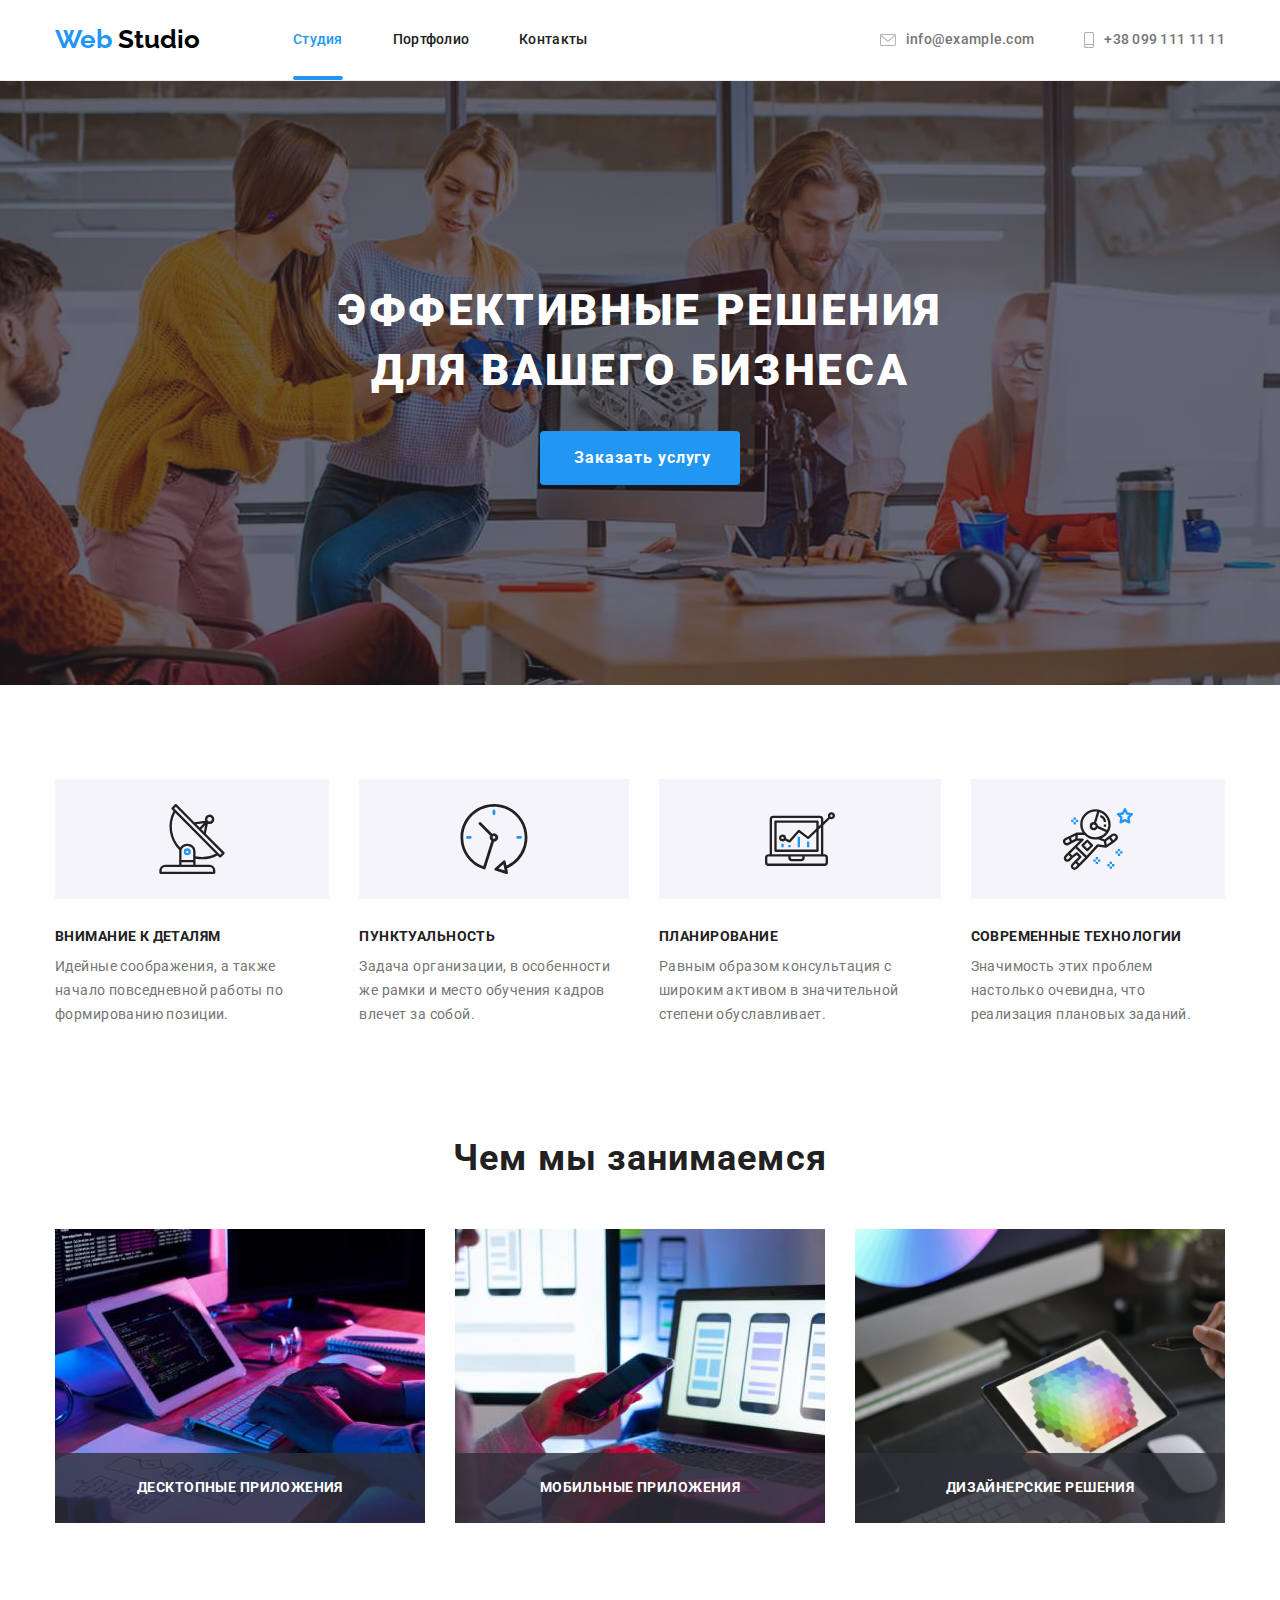
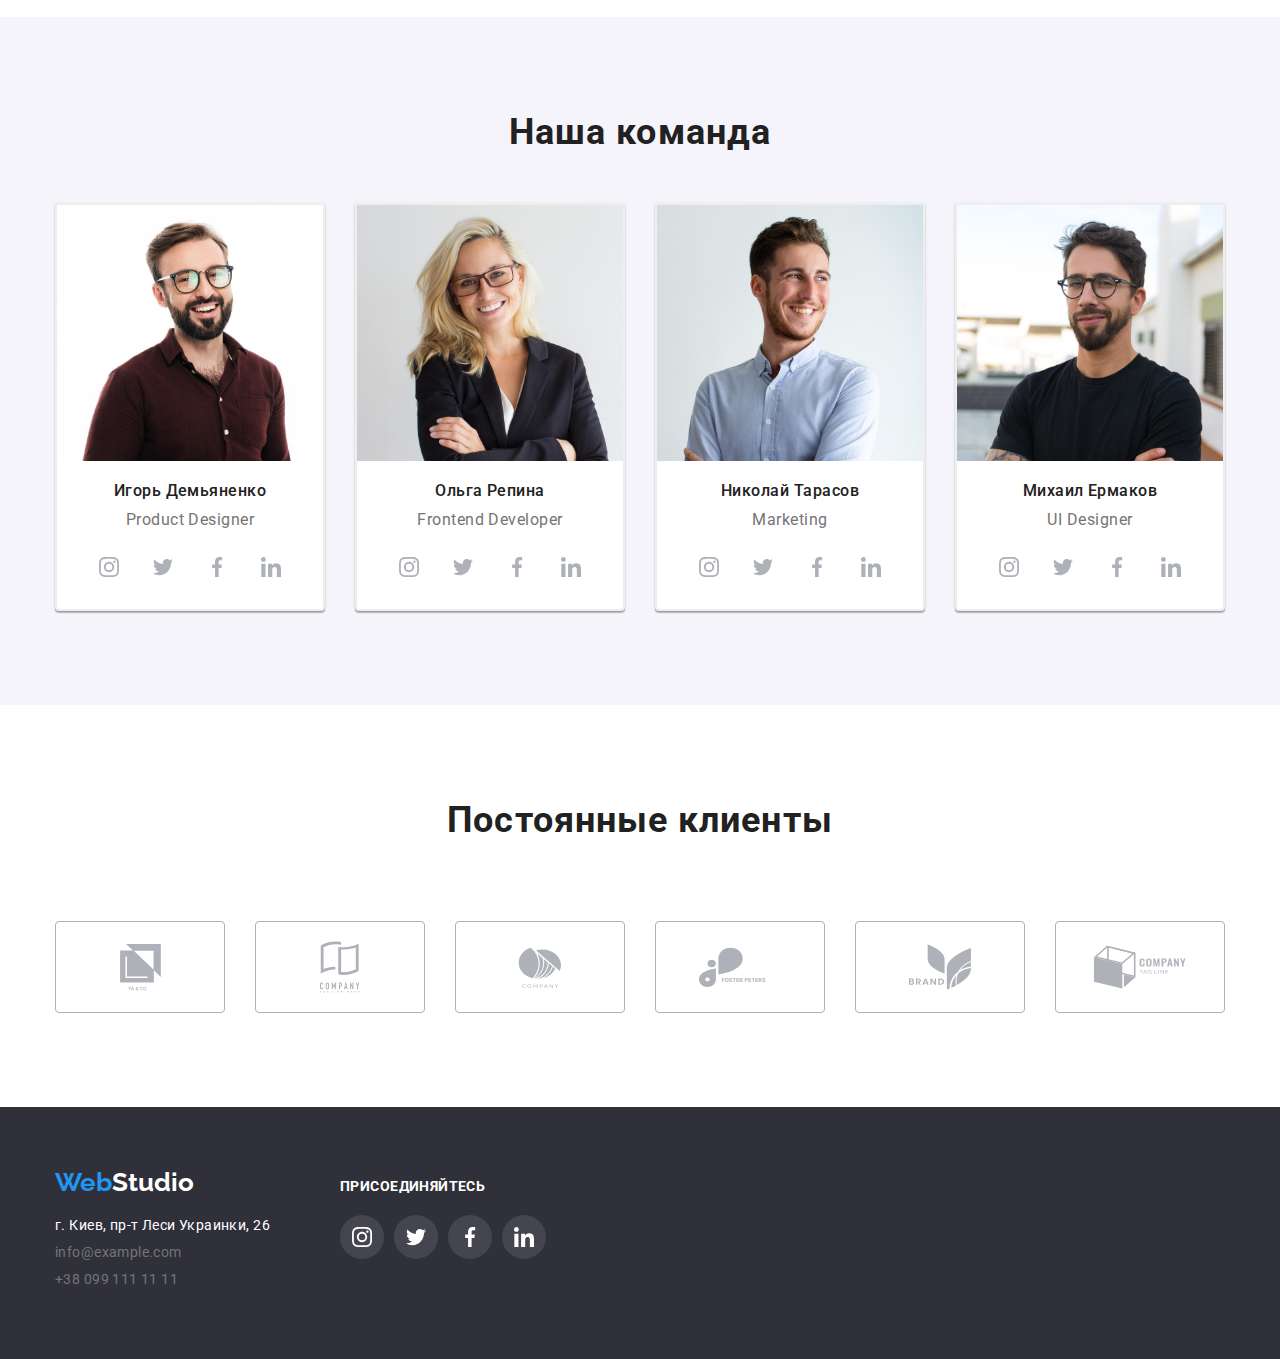
<file: index.html>
<!DOCTYPE html>
<html lang="ru">
<head>
    <meta charset="UTF-8">
    <meta http-equiv="X-UA-Compatible" content="IE=edge">
    <meta name="viewport" content="width=device-width, initial-scale=1.0">
    <title>WebStudiо</title>
    <link href="https://fonts.googleapis.com/css2?family=Raleway:wght@700&family=Roboto:wght@400;500;700;900&display=swap"
    rel="stylesheet">
    <link rel="stylesheet" href="https://cdnjs.cloudflare.com/ajax/libs/modern-normalize/1.0.0/modern-normalize.min.css">
    <link rel="stylesheet" href="css/style.css">
</head>

<body>
  <!--шапка сторінки--> 
    <header>
        <div class="container logo-nav">
            <a class="logo" href="index.html">Web <span class="logo-header">Studio</span></a>
            <!--навігація на інші сторінки-->
            <div class="nav header">
                <ul class="site-nav">
                    <li class="item"><a href="index.html" class="link-nav link current">Студия</a></li> 
                    <li class="item"><a href="portfolio.html" class="link-nav link">Портфолио</a></li> 
                    <li class="item"><a href="Контакты" class="link-nav link ">Контакты</a></li> 
                </ul>
            </div>
            <div class="contact-header">
                <ul class="site-nav contact-header">
                    <li class="item-contact"><a class="link-contact" href="mailto:info@example.com" >
                        <svg class="icon-envelope" width="16" height="12">
                            <use class="envelope" href="./images/icons.svg#icon-envelope"></use>
                        </svg>
                        info@example.com</a></li>
                    <li class="item-contact"><a class="link-contact" href="tel:+380991111111">
                        <svg class="icon-smartphone" width="10" height="16">
                            <use href="./images/icons.svg#icon-smartphone"></use>
                        </svg>+38 099 111 11 11</a></li>
                </ul>
            </div>
        </div>
  </header> 
  <!--унікальний контент-->
  <main>
        <section class="main">
            <div class="container">
                <h1 class="title">Эффективные решения для вашего бизнеса</h1>
                <button data-modal-open type="button" class="stydio-button pointer">Заказать услугу</button>
            </div>
                        
        </section> 
        <!--особливості компанії-->
        <section class="peculiarity-section">
            <div class="container" >
                <h2 hidden>скрытый заголовок</h2>
                <ul class="list">
                    <li class="list-item antena">
                        <h3 class="peculiarity">Внимание к деталям</h3>
                        <p class="about-peculiarity">Идейные соображения, а также начало повседневной работы по формированию позиции.
                        </p>
                    </li>
                    <li class="list-item clock">
                        <h3 class="peculiarity">Пунктуальность</h3>
                        <p class="about-peculiarity">Задача организации, в особенности же рамки и место обучения кадров влечет за собой.
                        </p>
                    </li>
                    <li class="list-item diagram">
                        <h3 class="peculiarity">Планирование</h3>
                        <p class="about-peculiarity">Равным образом консультация с широким активом в значительной степени обуславливает.
                        </p>
                    </li>
                    <li class="list-item">
                        <h3 class="peculiarity astronaut"> Современные технологии</h3>
                        <p class="about-peculiarity">Значимость этих проблем настолько очевидна, что реализация плановых заданий.</p>
                    </li>
                </ul>
            </div>
            
        </section>
        <section class="visualization-section">
            <div class="container">
                <h2 class="main-title">Чем мы занимаемся</h2>
                <ul class="visualization">
                    <li class="visualization-item"><img src="images/1.jpg" alt="Мужчина набирает код на клавиатуре" width="350">
                        <div class="visualization-item-text">
                            <p class="vit">десктопные приложения</p>
                        </div>
                    </li>
                    <li class="visualization-item"><img src="images/2.jpg" alt="Женщина тестирует мобильное приложение" width="350">
                        <div class="visualization-item-text">
                            <p class="vit">мобильные приложения</p>
                        </div>
                    </li>
                    <li class="visualization-item"><img src="images/3.png" alt="Палитра цветов на планшете" width="350">
                        <div class="visualization-item-text">
                            <p class="vit">дизайнерские решения</p>
                        </div>
                    </li>
                </ul>
            </div>
            
        </section>
        <!--інфо про команду-->
            <section class="user">
                <div class="container">
                    <h2 class="main-title">Наша команда</h2>
                    <ul class="user-block">
                        <li class="user-item">
                            <img src="images/4.jpg" alt="foto Игоря Демьяненко" width="270">
                            <div class="studio-card">
                                <h3>Игорь Демьяненко</h3>
                                <p>Product Designer</p>

                                <ul class="social-icons">
                                    <li class="social-icons-item">
                                        <a href="" class="social-icons-link" target="_blank" rel="noopener noreferrer">
                                            <svg class="icon">
                                                <use href="./images/icons.svg#icon-instagram"></use>
                                            </svg>
                                        </a>
                                    </li>
                                    <li class="social-icons-item">
                                        <a href="" class="social-icons-link" target="_blank" rel="noopener noreferrer">
                                            <svg class="icon">
                                                <use href="./images/icons.svg#icon-twitter"></use>
                                            </svg>
                                        </a>
                                    </li>
                                    <li class="social-icons-item">
                                        <a href="" class="social-icons-link" target="_blank" rel="noopener noreferrer">
                                            <svg class="icon">
                                                <use href="./images/icons.svg#icon-facebook"></use>
                                            </svg>
                                        </a>
                                    </li>
                                    <li class="social-icons-item">
                                        <a href="" class="social-icons-link" target="_blank" rel="noopener noreferrer">
                                            <svg class="icon">
                                                <use href="./images/icons.svg#icon-linkedin"></use>
                                            </svg>
                                        </a>
                                    </li>
                                </ul>


                            </div>
                    
                        </li>
                        <li class="user-item">
                            <img src="images/5.jpg" alt="foto Ольги Репиной" width="270">
                            <div class="studio-card">
                                <h3>Ольга Репина</h3>
                                <p>Frontend Developer</p>
                                <ul class="social-icons">
                                    <li class="social-icons-item">
                                        <a href="" class="social-icons-link" target="_blank" rel="noopener noreferrer">
                                            <svg class="icon">
                                                <use href="./images/icons.svg#icon-instagram"></use>
                                            </svg>
                                        </a>
                                    </li>
                                    <li class="social-icons-item">
                                        <a href="" class="social-icons-link" target="_blank" rel="noopener noreferrer">
                                            <svg class="icon">
                                                <use href="./images/icons.svg#icon-twitter"></use>
                                            </svg>
                                        </a>
                                    </li>
                                    <li class="social-icons-item">
                                        <a href="" class="social-icons-link" target="_blank" rel="noopener noreferrer">
                                            <svg class="icon">
                                                <use href="./images/icons.svg#icon-facebook"></use>
                                            </svg>
                                        </a>
                                    </li>
                                    <li class="social-icons-item">
                                        <a href="" class="social-icons-link" target="_blank" rel="noopener noreferrer">
                                            <svg class="icon">
                                                <use href="./images/icons.svg#icon-linkedin"></use>
                                            </svg>
                                        </a>
                                    </li>
                                </ul>
                            </div>
                    
                        </li>
                        <li class="user-item">
                            <img src="images/6.jpg" alt="foto Николая Тарасова" width="270">
                            <div class="studio-card">
                                <h3>Николай Тарасов</h3>
                                <p>Marketing</p>
                                <ul class="social-icons">
                                    <li class="social-icons-item">
                                        <a href="" class="social-icons-link" target="_blank" rel="noopener noreferrer">
                                            <svg class="icon">
                                                <use href="./images/icons.svg#icon-instagram"></use>
                                            </svg>
                                        </a>
                                    </li>
                                    <li class="social-icons-item">
                                        <a href="" class="social-icons-link" target="_blank" rel="noopener noreferrer">
                                            <svg class="icon">
                                                <use href="./images/icons.svg#icon-twitter"></use>
                                            </svg>
                                        </a>
                                    </li>
                                    <li class="social-icons-item">
                                        <a href="" class="social-icons-link" target="_blank" rel="noopener noreferrer">
                                            <svg class="icon">
                                                <use href="./images/icons.svg#icon-facebook"></use>
                                            </svg>
                                        </a>
                                    </li>
                                    <li class="social-icons-item">
                                        <a href="" class="social-icons-link" target="_blank" rel="noopener noreferrer">
                                            <svg class="icon">
                                                <use href="./images/icons.svg#icon-linkedin"></use>
                                            </svg>
                                        </a>
                                    </li>
                                </ul>
                            </div>
                    
                        </li>
                        <li class="user-item">
                            <img src="images/7.jpg" alt="foto Михаила Ермакова" width="270">
                            <div class="studio-card">
                                <h3>Михаил Ермаков</h3>
                                <p>UI Designer</p>
                                <ul class="social-icons">
                                    <li class="social-icons-item">
                                        <a href="" class="social-icons-link" target="_blank" rel="noopener noreferrer">
                                            <svg class="icon">
                                                <use href="./images/icons.svg#icon-instagram"></use>
                                            </svg>
                                        </a>
                                    </li>
                                    <li class="social-icons-item">
                                        <a href="" class="social-icons-link" target="_blank" rel="noopener noreferrer">
                                            <svg class="icon">
                                                <use href="./images/icons.svg#icon-twitter"></use>
                                            </svg>
                                        </a>
                                    </li>
                                    <li class="social-icons-item">
                                        <a href="" class="social-icons-link" target="_blank" rel="noopener noreferrer">
                                            <svg class="icon">
                                                <use href="./images/icons.svg#icon-facebook"></use>
                                            </svg>
                                        </a>
                                    </li>
                                    <li class="social-icons-item">
                                        <a href="" class="social-icons-link" target="_blank" rel="noopener noreferrer">
                                            <svg class="icon">
                                                <use href="./images/icons.svg#icon-linkedin"></use>
                                            </svg>
                                        </a>
                                    </li>
                                </ul>
                            </div>
                    
                        </li>
                    </ul>
                </div>
                    
            </section>
            <section class="client">
                <div class="container">
                    <h2 class="main-title">Постоянные клиенты</h2>
                    <ul class="company">
                        <li class="company-item">
                            <a href="" class="company-link" target="_blank" rel="noopener noreferrer">
                                <svg class="client-icon" width="41px" height="46.7px" >
                                    <use class="company-icon" href="./images/icons.svg#icon-yaco"></use>
                                </svg>
                            </a>
                        </li>
                        <li class="company-item">
                            <a class="company-link" href="" target="_blank" rel="noopener noreferrer">
                                <svg class="client-icon" width="40px" height="52px">
                                    <use class="company-icon" href="./images/icons.svg#icon-tagline-here"></use>
                                </svg>
                            </a>
                        </li>
                        <li class="company-item">
                            <a class="company-link"  href="" target="_blank" rel="noopener noreferrer">
                                <svg class="client-icon" width="43.46px" height="41.18px">
                                    <use class="company-icon" href="./images/icons.svg#icon-company"></use>
                                </svg>
                            </a>
                        </li>
                        <li class="company-item">
                            <a class="company-link" href="" target="_blank" rel="noopener noreferrer">
                                <svg class="client-icon" width="84.44px" height="40.62px">
                                    <use class="company-icon"  href="./images/icons.svg#icon-foster-peters"></use>
                                </svg>
                            </a>
                        </li>
                        <li class="company-item">
                            <a class="company-link" href="" target="_blank" rel="noopener noreferrer">
                                <svg class="client-icon" width="62.54px" height="60px">
                                    <use class="company-icon" href="./images/icons.svg#icon-brand"></use>
                                </svg>
                            </a>
                        </li>
                        <li class="company-item">
                            <a class="company-link" href="" target="_blank" rel="noopener noreferrer">
                                <svg class="client-icon" width="93.79px" height="43.93px">
                                    <use class="company-icon" href="./images/icons.svg#icon-tagline"></use>
                                </svg>
                            </a>
                        </li>
                    </ul>
                </div>
            </section>
    </main>
  <!--підвал-->
    <footer>  
        <div class="container footer">
            <div class="card-footer">
                <a class="logo-basement" href="index.html">Web<span class="logo-footer">Studio</span></a>
                  <address class="site-nav">
                    <div class="adress">
                        <p class="link-footer link-adress">г. Киев, пр-т Леси Украинки, 26</p>
                        <ul class="footer-contact">
                            <li class="contact"><a class="link-footer" href="mailto:info@example.com">info@example.com</a></li>
                            <li class="contact"><a class="link-footer" href="tel:+380991111111">+38 099 111 11 11</a></li>
                         </ul>
                    </div>

                </address>
            </div>
                
                <div class="social">
                    <p class="footer-list">Присоединяйтесь</p>
                    <ul class="social-icons-footer">
                        <li class="social-icons-footer">
                            <a href="" class="social-icons-link-footer" target="_blank" rel="noopener noreferrer">
                                <svg class="icon-footer">
                                    <use href="./images/icons.svg#icon-instagram"></use>
                                </svg>
                            </a>
                        </li>
                        <li class="social-icons-footer">
                            <a href="" class="social-icons-link-footer" target="_blank" rel="noopener noreferrer">
                                <svg class="icon-footer">
                                    <use href="./images/icons.svg#icon-twitter"></use>
                                </svg>
                            </a>
                        </li>
                        <li class="social-icons-footer">
                            <a href="" class="social-icons-link-footer" target="_blank" rel="noopener noreferrer">
                                <svg class="icon-footer">
                                    <use href="./images/icons.svg#icon-facebook"></use>
                                </svg>
                            </a>
                        </li>
                        <li class="social-icons-footer">
                            <a href="" class="social-icons-link-footer" target="_blank" rel="noopener noreferrer">
                                <svg class="icon-footer">
                                    <use href="./images/icons.svg#icon-linkedin"></use>
                                </svg>
                            </a>
                        </li>
                    </ul>
                </div>
        </div>
  </footer>
    <div class="backdrop is-hidden" data-modal>
        <div class="modal">
            <button class="modal-close-btn" type="button" data-modal-close>
                <svg class="close-icon" width="11px" height="11px">
                    <use href="./images/close.svg#Vector (1)">
                </use>
                </svg>
            </button>
        </div>
    </div>
    <script src="./js/modal.js"></script>
</body>
</html>
</file>
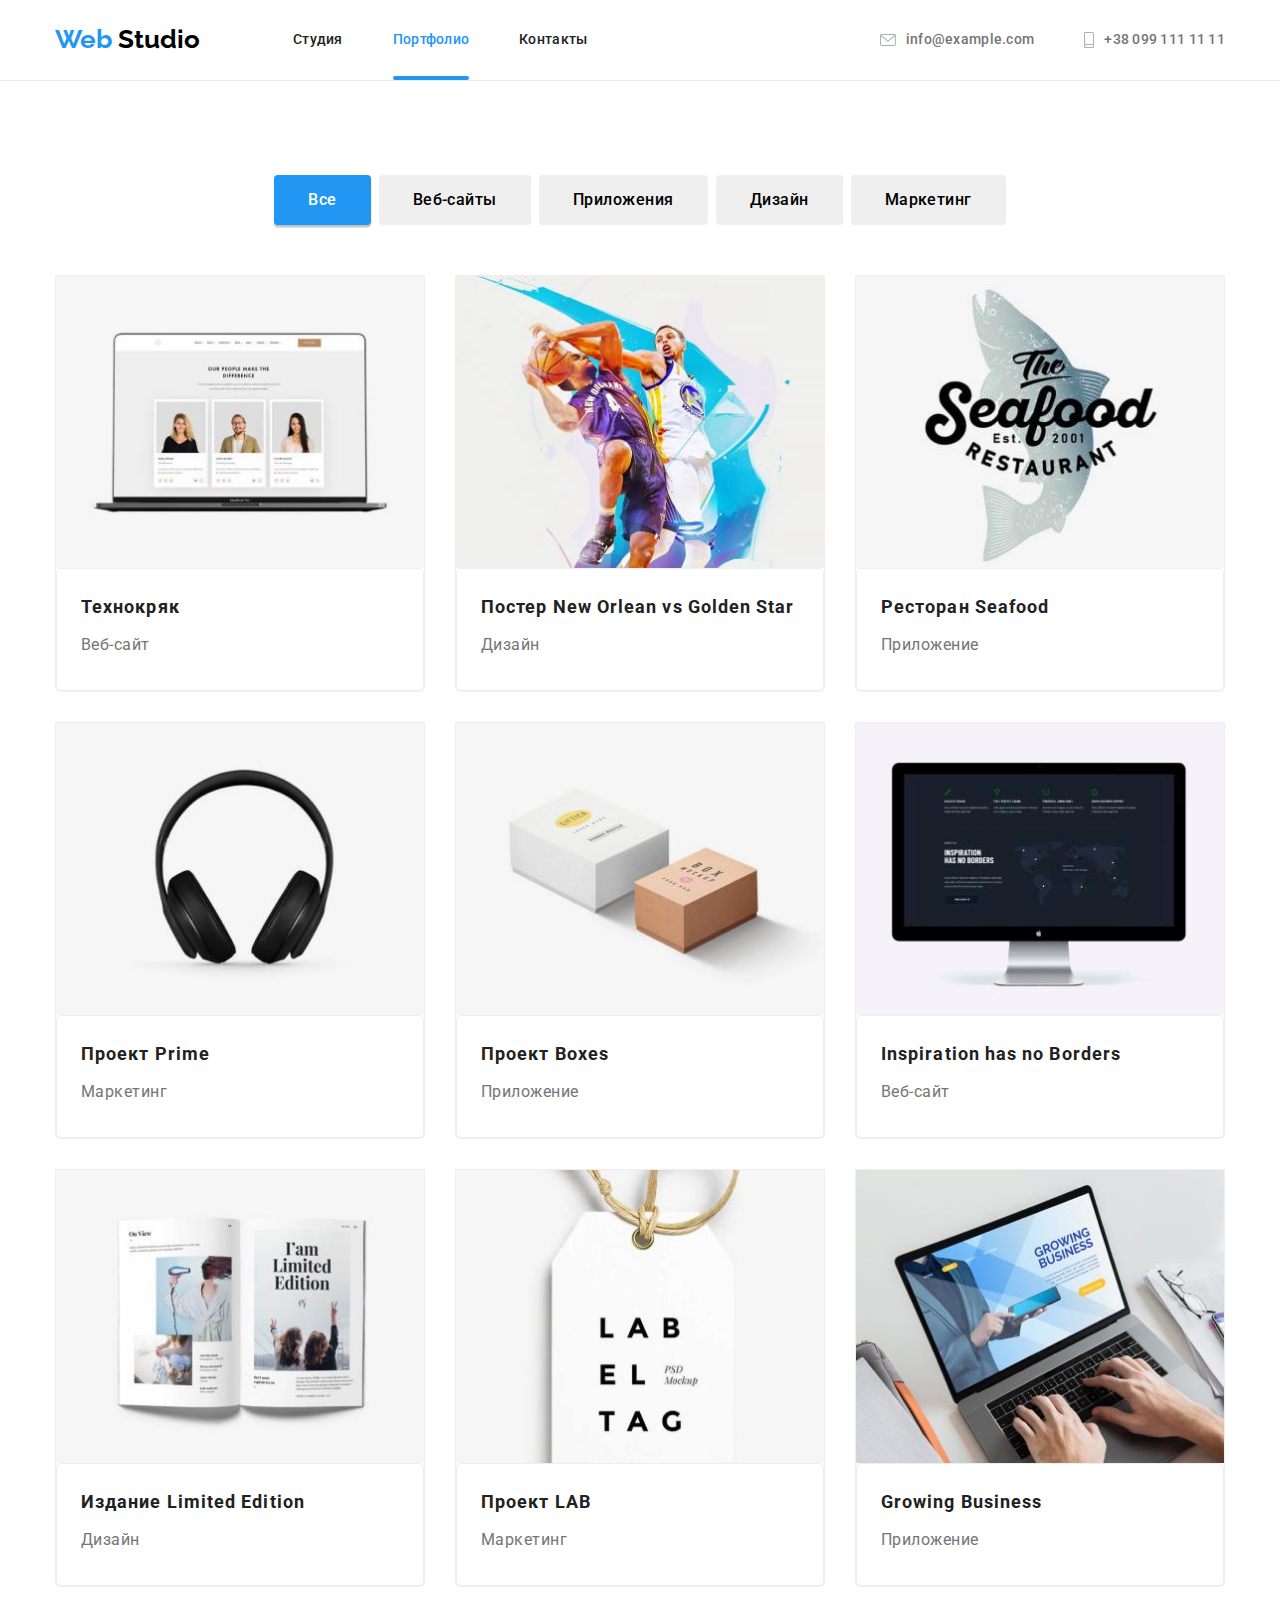
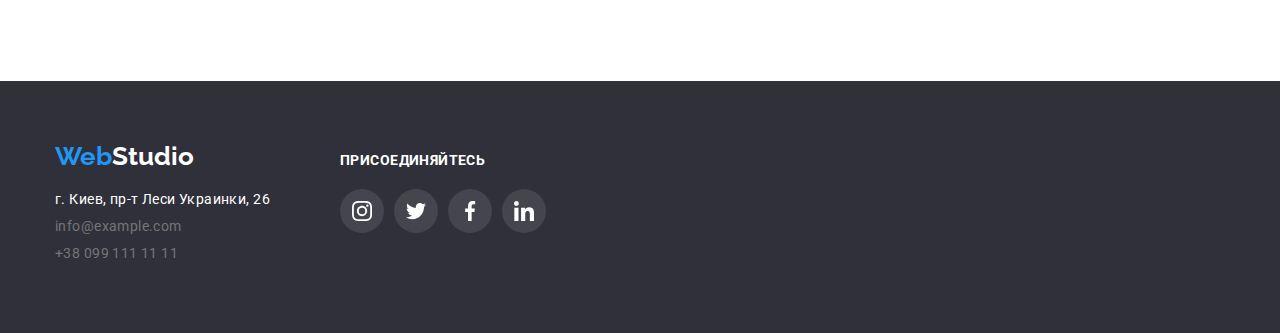
<file: portfolio.html>
<!DOCTYPE html>
<html lang="en">
<head>
    <meta charset="UTF-8">
    <meta http-equiv="X-UA-Compatible" content="IE=edge">
    <meta name="viewport" content="width=device-width, initial-scale=1.0">
    <title>portfolio</title>
    <link href="https://fonts.googleapis.com/css2?family=Raleway:wght@700&family=Roboto:wght@400;500;700;900&display=swap"
 rel="stylesheet">
    <link rel="stylesheet" href="https://cdnjs.cloudflare.com/ajax/libs/modern-normalize/1.0.0/modern-normalize.min.css">
    <link rel="stylesheet" href="css/style.css">
</head>
<body>
    <!--шапка сторінки-->
    <header>
        <div class="container logo-nav">
            <a class="logo" href="index.html">Web <span class="logo-header">Studio</span></a>
            <!--навігація на інші сторінки-->
            <div class="nav header">
                <ul class="site-nav">
                    <li class="item"><a href="index.html" class="link-nav link">Студия</a></li>
                    <li class="item"><a href="portfolio.html" class="link-nav link current">Портфолио</a></li>
                    <li class="item"><a href="Контакты" class="link-nav link ">Контакты</a></li>
                </ul>
            </div>
            <div class="contact-header">
                <ul class="site-nav contact-header">
                    <li class="item-contact"><a class="link-contact" href="mailto:info@example.com">
                            <svg class="icon-envelope" width="16" height="12">
                                <use class="envelope" href="./images/icons.svg#icon-envelope"></use>
                            </svg>
                            info@example.com</a></li>
                    <li class="item-contact"><a class="link-contact" href="tel:+380991111111">
                            <svg class="icon-smartphone" width="10" height="16">
                                <use href="./images/icons.svg#icon-smartphone"></use>
                            </svg>+38 099 111 11 11</a></li>
                </ul>
            </div>
        </div>
    </header>

    <main >
        <section class="section">
            <div class="container">
                <h1 hidden>портфолио</h1>
                <ul class="portfolio-button">
                    <li class="item-button"> <button type="button" class="element element-all">Все</button></li>
                    <li class="item-button"> <button type="button" class="element">Веб-сайты</button></li>
                    <li class="item-button"> <button type="button" class="element">Приложения</button></li>
                    <li class="item-button"> <button type="button" class="element">Дизайн</button></li>
                    <li class="item-button"> <button type="button" class="element">Маркетинг</button></li>
                </ul>
                
                <h2 hidden>галерея</h2>
                <ul class="gallery">
                    <li class="gallery-item">
                        <a class="gallery-item-link" href="">
                            <div class="gallery-item-text">
                                <img  src="images/portfolio/1.jpg" alt="ноутбук на котором изображены люди" width="370">
                            
                                <p class="gallery-overlay">Технокряк это современная площадка распространения коронавируса. Компании используют
                                    эту платформу для цифрового
                                    шпионажа и атак на защищённые серверa конкурентов.</p>
                            </div>
                            <div class="portfolio-card">
                                <h3 class="card-element">Технокряк</h3>
                                <p>Веб-сайт</p>
                            </div>
                        </a>
                    </li>
                    <li class="gallery-item">
                        <a class="gallery-item-link" href="">
                            <div class="gallery-item-text">
                                <img src="images/portfolio/2.jpg" alt="мужчины и баскетбольный мяч" width="370">
                           
                                <p class="gallery-overlay">Технокряк это современная площадка распространения коронавируса. Компании используют
                                    эту платформу для цифрового
                                    шпионажа и атак на защищённые серверa конкурентов.</p>
                            </div>
                            <div class="portfolio-card">
                                <h3 class="card-element"> Постер New Orlean vs Golden Star</h3>
                                <p>Дизайн </p>
                            </div>
                        </a>
                    </li>
                    <li class="gallery-item">
                        <a class="gallery-item-link" href="">
                            <div class="gallery-item-text">
                                <img src="images/portfolio/3.jpg" alt="рыба и название ресторана" width="370">
                            
                                <p class="gallery-overlay">Технокряк это современная площадка распространения коронавируса. Компании используют
                                    эту платформу для цифрового
                                    шпионажа и атак на защищённые серверa конкурентов.</p>
                            </div>
                            <div class="portfolio-card">
                                <h3 class="card-element"> Ресторан Seafood</h3>
                                <p>Приложение</p>
                            </div>
                        </a>
                    </li>
                    <li class="gallery-item">
                        <a class="gallery-item-link" href="">
                            <div class="gallery-item-text">
                                <img src="images/portfolio/4.jpg" alt="наушники черного цвета" width="370">
                            
                                <p class="gallery-overlay">Технокряк это современная площадка распространения коронавируса. Компании используют
                                    эту платформу для цифрового
                                    шпионажа и атак на защищённые серверa конкурентов.</p>
                            </div>
                            <div class="portfolio-card">
                                <h3 class="card-element"> Проект Prime</h3>
                                <p> Маркетинг</p>
                            </div>
                        </a>
                    </li>
                    <li class="gallery-item">
                        <a class="gallery-item-link" href="">
                            <div class="gallery-item-text">
                                <img src="images/portfolio/5.jpg" alt="две коробки, черного и коричневого цвета" width="370">
                            
                                <p class="gallery-overlay">Технокряк это современная площадка распространения коронавируса. Компании используют
                                    эту платформу для цифрового
                                    шпионажа и атак на защищённые серверa конкурентов.</p>
                            </div>
                            <div class="portfolio-card">
                                <h3 class="card-element"> Проект Boxes</h3>
                                <p> Приложение</p>
                            </div>
                        </a>
                    </li>
                    <li class="gallery-item">
                        <a class="gallery-item-link" href="">
                            <div class="gallery-item-text">
                                <img src="images/portfolio/6.jpg" alt="монитор компютера черного цвета" width="370">
                            
                                <p class="gallery-overlay">Технокряк это современная площадка распространения коронавируса. Компании используют
                                    эту платформу для цифрового
                                    шпионажа и атак на защищённые серверa конкурентов.</p>
                            </div>
                            <div class="portfolio-card">
                                <h3 class="card-element"> Inspiration has no Borders</h3>
                                <p> Веб-сайт</p>
                            </div>
                        </a>
                    </li>
                    <li class="gallery-item">
                        <a class="gallery-item-link" href="">
                            <div class="gallery-item-text">
                                <img src="images/portfolio/7.jpg" alt="журнал в раскрытом виде" width="370">
                            
                                <p class="gallery-overlay">Технокряк это современная площадка распространения коронавируса. Компании используют
                                    эту платформу для цифрового
                                    шпионажа и атак на защищённые серверa конкурентов.</p>
                            </div>
                            <div class="portfolio-card">
                                <h3 class="card-element"> Издание Limited Edition</h3>
                                <p> Дизайн</p>
                            </div>
                        </a>
                    </li>
                    <li class="gallery-item">
                        <a class="gallery-item-link" href="">
                            <div class="gallery-item-text">
                                <img src="images/portfolio/8.jpg" alt="бирка белого цвета с черной надписью" width="370">
                            
                                <p class="gallery-overlay">Технокряк это современная площадка распространения коронавируса. Компании используют
                                    эту платформу для цифрового
                                    шпионажа и атак на защищённые серверa конкурентов.</p>
                            </div>
                            <div class="portfolio-card">
                                <h3 class="card-element">Проект LAB </h3>
                                <p> Маркетинг</p>
                            </div>
                        </a>
                    </li>
                    <li class="gallery-item">
                        <a class="gallery-item-link" href="">
                            <div class="gallery-item-text">
                                <img src="images/portfolio/9.jpg" alt="ноутбук на котором работает человек" width="370">
                            
                                <p class="gallery-overlay">Технокряк это современная площадка распространения коронавируса. Компании используют
                                    эту платформу для цифрового
                                    шпионажа и атак на защищённые серверa конкурентов.</p>
                            </div>
                            <div class="portfolio-card">
                                <h3 class="card-element">Growing Business</h3>
                                <p>Приложение</p>
                            </div>
                        </a>
                    </li>
                </ul>
                
            </div>
            
        </section>
        
    </main>


    <!--підвал-->
        <footer>
            <div class="container footer">
                <div class="card-footer">
                    <a class="logo-basement" href="index.html">Web<span class="logo-footer">Studio</span></a>
                    <address class="site-nav">
                        <div class="adress">
                            <p class="link-footer link-adress">г. Киев, пр-т Леси Украинки, 26</p>
                            <ul class="footer-contact">
                                <li class="contact"><a class="link-footer" href="mailto:info@example.com">info@example.com</a></li>
                                <li class="contact"><a class="link-footer" href="tel:+380991111111">+38 099 111 11 11</a></li>
                            </ul>
                        </div>
                
                    </address>
                </div>
        
                <div class="social">
                    <p class="footer-list">Присоединяйтесь</p>
                    <ul class="social-icons-footer">
                        <li class="social-icons-footer">
                            <a href="" class="social-icons-link-footer" target="_blank" rel="noopener noreferrer">
                                <svg class="icon-footer">
                                    <use href="./images/icons.svg#icon-instagram"></use>
                                </svg>
                            </a>
                        </li>
                        <li class="social-icons-footer">
                            <a href="" class="social-icons-link-footer" target="_blank" rel="noopener noreferrer">
                                <svg class="icon-footer">
                                    <use href="./images/icons.svg#icon-twitter"></use>
                                </svg>
                            </a>
                        </li>
                        <li class="social-icons-footer">
                            <a href="" class="social-icons-link-footer" target="_blank" rel="noopener noreferrer">
                                <svg class="icon-footer">
                                    <use href="./images/icons.svg#icon-facebook"></use>
                                </svg>
                            </a>
                        </li>
                        <li class="social-icons-footer">
                            <a href="" class="social-icons-link-footer" target="_blank" rel="noopener noreferrer">
                                <svg class="icon-footer">
                                    <use href="./images/icons.svg#icon-linkedin"></use>
                                </svg>
                            </a>
                        </li>
                    </ul>
                </div>
            </div>
        </footer>
</body>
</html>
</file>
<file: css/style.css>
:root {
  --text-color: #757575;
  --logo-color: #2196f3;
  --list-color: #ffffff;
  --title-color: #2f303a;
  --peculiarity-color: #212121;
  --user-color: #f5f4fa;

  --animation: 250ms ease-in;

  --time-transition: cubic-bezier(0.4, 0, 0.2, 1);
}
*,
*::before,
*::after {
  box-sizing: border-box;
}
body {
  background: var(--list-color);
  font-family: Roboto, sans-serif;
}
.container {
  width: 1200px;
  padding-left: 15px;
  padding-right: 15px;
  margin-left: auto;
  margin-right: auto;
}
header {
  border-bottom: 1px solid#ECECEC;
}
.logo-nav {
  display: flex;
}
.logo {
  padding-top: 24px;
  padding-bottom: 25px;
  width: 145px;
  font-weight: bold;
  font-size: 26px;
  line-height: 1.19;
  font-family: Raleway;
  color: var(--logo-color);
}
.logo-basement {
  display: inline-block;
  margin-bottom: 20px;
  width: 145px;
  font-weight: bold;
  font-size: 26px;
  line-height: 1.19;
  font-family: Raleway;
}
.logo-footer {
  color: var(--list-color);
}
.logo-header {
  color: #000;
}
/*навигация по сайту*/
a {
  text-decoration: none;
  color: var(--logo-color);
}
a:active,
a:visited {
  color: var(--logo-color, #2196f3);
}
.nav {
  display: inline-flex;
  flex-direction: row;
}
.link-nav.current::after {
  content: '';
  position: absolute;
  bottom: 0;
  left: 0;

  width: 100%;
  height: 4px;
  background-color: var(--logo-color);
  border-radius: 2px;
}
.icon-envelope,
.icon-smartphone {
  display: inline-flex;
  fill: #afb1b8;
  transition: fill 250ms var(--time-transition);
}
.link-contact .icon-envelope {
  width: 16px;
  height: 12px;
  margin-right: 10px;
}
.item-contact .icon-envelope {
  align-items: center;
}
.link-contact .icon-smartphone {
  margin-right: 10px;
}
.contact-header {
  display: inline-flex;
  justify-self: flex-end;
  margin-left: auto;
}
.link-contact:hover .icon-envelope,
.link-contact:focus .icon-envelope {
  fill: var(--logo-color);
}
.link-contact:hover .icon-smartphone,
.link-contact:focus .icon-smartphone {
  fill: var(--logo-color);
}
.site-nav {
  display: flex;
  flex-direction: row;
  align-items: center;
  padding-left: 0;
  margin-left: auto;
  margin-right: auto;
}
.site-nav .contact:not(:last-child) {
  margin-right: 50px;
}
.site-nav .item-contact {
  justify-content: flex-end;
  margin-left: auto;
}
.site-nav .item:not(:last-child) {
  margin-right: 50px;
  position: relative;
}
.site-nav .item:first-child {
  margin-left: 93px;
  position: relative;
}
.site-nav .item-contact:not(:last-child) {
  margin-right: 50px;
  margin-left: auto;
}
.contact:not(:last-child) {
  margin-right: 50px;
  margin-left: auto;
}
.contact-header {
  float: right;
}
.site-nav .link-nav,
.link-contact {
  display: flex;
  padding-top: 32px;
  padding-bottom: 32px;
  font-style: normal;
  text-decoration: none;
  font-weight: 500;
  font-size: 14px;
  line-height: 1.14;
  letter-spacing: 0.02em;
  align-items: center;
  transition: color 250ms var(--time-transition);
}
.site-nav .link-nav {
  color: var(--peculiarity-color);
}
.site-nav .link-contact {
  color: var(--text-color);
  transition: color 250ms var(--time-transition);
}
.site-nav .link-nav:hover,
.site-nav .link-nav:focus {
  color: var(--logo-color, #2196f3);
}
.site-nav .link-contact:hover,
.site-nav .link-contact:focus {
  color: var(--logo-color, #2196f3);
}
.site-nav .link-nav.current {
  color: var(--logo-color, #2196f3);
}
/*курсор для кнопок и ссылок*/
.pointer {
  cursor: pointer;
  width: 200px;
  left: 700px;
  top: 430px;
}
/*Эффективные решения для вашего бизнеса*/
.main {
  margin-top: 0;
  margin-bottom: 0;
  margin-left: auto;
  margin-right: auto;
  background: var(--title-color, #2f303a);
  padding: 200px 0;
  text-align: center;
  max-width: 1600px;
  background-image: linear-gradient(
      to right,
      rgba(47, 48, 58, 0.4),
      rgba(47, 48, 58, 0.4)
    ),
    url(../images/фон.jpg);
  background-position: center;
  background-repeat: no-repeat;
  background-size: cover;
}
.title {
  margin: auto;
  margin-bottom: 30px;
  font-weight: 900;
  font-size: 44px;
  line-height: 1.36;
  color: var(--list-color, white);
  width: 696px;
  height: 120px;
  letter-spacing: 0.06em;
  text-align: center;
  text-transform: uppercase;
}
/* Button */
.stydio-button {
  font-weight: bold;
  font-size: 16px;
  line-height: 1.87;
  letter-spacing: 0.06em;
  color: var(--list-color);
  background-color: var(--logo-color);
  font-family: inherit;
  align-items: center;
  text-align: center;
  white-space: nowrap;
}
.section {
  padding-top: 94px;
  padding-bottom: 94px;
}
.portfolio-button .element {
  flex-direction: column;
  font-weight: 500;
  font-size: 16px;
  line-height: 1.6;
  text-align: center;
  letter-spacing: 0.03em;

  transition: color 250ms var(--time-transition),
    background-color 250ms var(--time-transition);
}
.portfolio-button {
  display: flex;
  justify-content: center;
  margin-left: auto;
  margin-right: auto;
  margin-bottom: 50px;
  padding-left: 0;
}
.portfolio-button .element-all {
  background-color: #2196f3;
  color: #fff;
  box-shadow: 0px 3px 1px rgba(0, 0, 0, 0.1), 0px 1px 2px rgba(0, 0, 0, 0.08),
    0px 2px 2px rgba(0, 0, 0, 0.12);
}
.item-button .element-all {
  background-color: #2196f3 currentColor;
}
.portfolio-button .element:not(:last-child) {
  margin-right: 8px;
}
.portfolio-button .item-button:not(:last-child) {
  margin-right: 8px;
}
.portfolio-button .element:focus,
.portfolio-button .element:hover {
  background: var(--logo-color);
  border-radius: 4px;
  color: var(--list-color);
  box-shadow: 0px 3px 1px rgba(0, 0, 0, 0.1), 0px 1px 2px rgba(0, 0, 0, 0.08),
    0px 2px 2px rgba(0, 0, 0, 0.12);
}
/* Особенности */
.peculiarity-section {
  padding-top: 94px;
  padding-bottom: 94px;
}
.list .list-item:not(:last-child) {
  margin-right: 30px;
}
.list {
  display: flex;
  padding-left: 0;
}
.antena::before {
  content: '';
  display: block;
  height: 120px;
  background-image: url(../images/icon/antenna.svg);
  background-size: 70px;
  background-repeat: no-repeat;
  background-position: center;
  background-color: #f5f4fa;
  margin-bottom: 30px;
}
.clock::before {
  content: '';
  display: block;
  height: 120px;
  background-image: url(../images/icon/clock.svg);
  background-size: 70px;
  background-repeat: no-repeat;
  background-position: center;
  background-color: #f5f4fa;
  margin-bottom: 30px;
}
.diagram::before {
  content: '';
  display: block;
  height: 120px;
  background-image: url(../images/icon/diagram.svg);
  background-size: 70px;
  background-repeat: no-repeat;
  background-position: center;
  background-color: #f5f4fa;
  margin-bottom: 30px;
}
.astronaut::before {
  content: '';
  display: block;
  height: 120px;
  background-image: url(../images/icon/astronaut.svg);
  background-size: 70px;
  background-repeat: no-repeat;
  background-position: center;
  background-color: #f5f4fa;
  margin-bottom: 30px;
}
.peculiarity {
  font-family: Roboto;
  font-style: normal;
  font-weight: bold;
  font-size: 14px;
  line-height: 1.14;
  color: var(--peculiarity-color, #212121);
  text-transform: uppercase;
  margin-bottom: 10px;
  letter-spacing: 0.03em;
}
.about-peculiarity {
  font-style: normal;
  font-weight: normal;
  font-size: 14px;
  line-height: 1.71;
  letter-spacing: 0.03em;
}
.visualization-section {
  padding-bottom: 94px;
}
.visualization {
  display: flex;
  padding-left: 0;
}
.visualization-item {
  position: relative;
  width: 370px;
  height: 294px;
}
.visualization .visualization-item:not(:last-child) {
  margin-right: 30px;
}
.visualization-item-text {
  position: absolute;
  top: 100%;
  transform: translateY(-100%);

  width: 370px;
  height: 70px;
  display: flex;
  align-items: center;
  justify-content: center;

  background-color: rgba(47, 48, 58, 0.8);
}
.visualization-item-text .vit {
  color: var(--list-color);
  margin-bottom: 0;
  font-weight: bold;
  font-size: 14px;
  line-height: 1.14;
  letter-spacing: 0.03em;
  text-transform: uppercase;
}
.user {
  background: var(--user-color, #f5f4fa);
  padding-bottom: 94px;
  padding-top: 94px;
  margin-left: auto;
  margin-right: auto;
}
.studio-card {
  padding: 20px 24px;
  text-align: center;
}
.main-title {
  margin-bottom: 50px;
  font-weight: bold;
  font-size: 36px;
  line-height: 1.17;
  color: var(--peculiarity-color, #212121);
  text-align: center;
  letter-spacing: 0.03em;
}
.user-block {
  display: flex;
  width: 1200px;
  padding-left: 0;
}
.user-item {
  width: 270px;
  border-radius: 0px 0px 4px 4px;
  border: 2px solid #eeeeee;
  box-shadow: 0px 1px 3px rgba(0, 0, 0, 0.12), 0px 1px 1px rgba(0, 0, 0, 0.14),
    0px 2px 1px rgba(0, 0, 0, 0.2);
  background-color: var(--list-color);
}
.user-block .user-item:not(:last-child) {
  margin-right: 30px;
}
.social-icons .icon {
  width: 20px;
  height: 20px;
  fill: var(--text-color);
}
.social-icons {
  display: inline-flex;
  padding-left: 0;
}
.social-icons-link {
  display: flex;
  justify-content: center;
  align-items: center;
  width: 44px;
  height: 44px;
  border-radius: 50%;
  background-color: #fff;

  transition: fill 250ms var(--time-transition),
    background-color 250ms var(--time-transition);
}
.social-icons-item + .social-icons-item {
  margin-left: 10px;
}
.social-icons-link:hover .icon,
.social-icons-link:focus .icon {
  fill: var(--list-color);
}
.social-icons-link:hover,
.social-icons-link:focus {
  background-color: var(--logo-color);
}
.social-icons-link .icon {
  fill: #afb1b8;
}
.client {
  padding-top: 94px;
  padding-bottom: 94px;
}
.company {
  display: inline-flex;
  padding-left: 0;
  margin-left: -30px;
  margin-right: -30px;
}
.company-item {
  margin-top: 30px;
  margin-left: 30px;
  box-sizing: border-box;
}
.company-link {
  display: flex;
  justify-content: center;
  align-items: center;
  width: 170px;
  height: 92px;
  border: 1px solid #afb1b8;
  border-radius: 4px;
  flex-basis: calc((100% - 180px) / 6);

  transition: border 250ms var(--time-transition);
}
.company-link:hover,
.company-link:focus {
  border: 1px solid var(--logo-color);
}
.company-link:hover .company-icon,
.company-link:focus .company-icon {
  fill: var(--logo-color);
}
.company-link .company-icon {
  fill: #afb1b8;
  transition: fill 250ms var(--time-transition);
}
.gallery {
  display: flex;
  flex-wrap: wrap;

  padding-left: 0;
  width: 1200px;
  margin-top: -30px;
  margin-left: -30px;
}
.gallery-item {
  margin-top: 30px;
  margin-left: 30px;
  width: 370px;
  border-bottom-right-radius: 5px;
  border-bottom-left-radius: 5px;
  cursor: pointer;
  background-color: var(--list-color);
  flex-basis: calc((100% - 3 * 30px) / 3);
  border: 1px solid #eeeeee;

  transition: box-shadow 250ms var(--time-transition),
    color 250ms var(--time-transition),
    background-color 250ms var(--time-transition);
}
.gallery-item:hover {
  box-shadow: 0px 1px 1px rgba(0, 0, 0, 0.12), 0px 4px 4px rgba(0, 0, 0, 0.06),
    1px 4px 6px rgba(0, 0, 0, 0.16);
}
.gallery .gallery-item-link:focus {
  box-shadow: 0px 1px 1px rgba(0, 0, 0, 0.12), 0px 4px 4px rgba(0, 0, 0, 0.06),
    1px 4px 6px rgba(0, 0, 0, 0.16);
}
.gallery-item-link {
  display: block;
}
.gallery-item-text:hover .gallery-overlay,
.gallery-item-link:focus .gallery-overlay {
  transform: translateY(0);
}

.gallery-overlay {
  position: absolute;
  left: 0;
  top: 0;
  width: 100%;
  height: 100%;

  font-style: normal;
  font-weight: normal;
  font-size: 18px;
  line-height: 28px;
  letter-spacing: 0.03em;

  color: var(--list-color);
  background-color: rgba(33, 150, 243, 0.9);
  padding: 63px 24px;
  transform: translateY(101%);
  transition: var(--animation);
  transition-timing-function: var(--time-transition);
}
.gallery-item-text {
  position: relative;
  overflow: hidden;
}
.portfolio-card {
  border: 1px solid #eeeeee;
  border-radius: 5px;
  padding: 20px 24px;
}
.card-element {
  font-weight: bold;
  font-size: 18px;
  line-height: 2;
  letter-spacing: 0.06em;
}
.adress {
  margin-right: 70px;
}
.social-icons-footer .icon-footer {
  width: 20px;
  height: 20px;
  fill: var(--list-color);
}
.social-icons-footer {
  display: inline-flex;
  padding-left: 0;
  width: 206px;
  height: 44px;
}
.social-icons-link-footer {
  display: flex;
  justify-content: center;
  align-items: center;
  width: 44px;
  height: 44px;
  border-radius: 50%;
  background-color: rgba(255, 255, 255, 0.1);

  transition: background-color 250ms var(--time-transition),
    fill 250ms var(--time-transition);
}
.social-icons-footer + .social-icons-footer {
  margin-left: 10px;
}
.social-icons-link-footer:hover,
.social-icons-link-footer:focus {
  background-color: var(--logo-color);
}
.site-nav .link-footer {
  margin-bottom: 9px;
  font-style: normal;
  text-decoration: none;
  font-size: 14px;
  line-height: 1.14;
  color: var(--text-color);
  letter-spacing: 0.03em;

  transition: color 250ms var(--time-transition);
}
.site-nav .link-footer:hover,
.site-nav .link-footer:focus {
  color: var(--logo-color);
}
.sosial {
  width: 206px;
  height: 80px;
  display: inline-flex;
  flex-basis: calc((50% - 45px) / 2);
}
.card-footer {
  flex-basis: calc((50% - 45px) / 2);
  display: block;
}
.footer {
  display: flex;

  flex-direction: row;
  align-items: baseline;
}
.footer-list {
  text-transform: uppercase;
  color: var(--list-color);
  font-weight: bold;
  font-size: 14px;
  line-height: 1.14;
  letter-spacing: 0.03em;
  margin-bottom: 20px;
}
.adress .link-adress {
  color: var(--list-color);
  white-space: nowrap;
}
.footer-contact {
  padding-left: 0;
}
.footer-contact .contact {
  margin-bottom: 9px;
}

img {
  display: block;
  width: 100%;
  height: auto;
}
h1 {
  margin-bottom: 0;
  text-align: center;
}
h2 {
  margin-top: 0;
  margin-bottom: 0;
}
h3 {
  margin-top: 0;
  margin-bottom: 10px;
  font-weight: 500;
  font-size: 16px;
  line-height: 1.19;
  color: var(--peculiarity-color, #212121);
  letter-spacing: 0.03em;
}
button {
  border-color: transparent;
  margin-top: 0;
  margin-bottom: 0;
  padding: 10px 32px;
  border-radius: 4px;
  text-align: center;
}
p {
  margin-top: 0;
  margin-bottom: 16px;
  font-weight: normal;
  font-size: 16px;
  line-height: 1.19;
  color: var(--text-color, #757575);
  letter-spacing: 0.03em;
}
address {
  font-style: normal;
}
ul {
  margin-top: 0;
  margin-bottom: 0;
  list-style: none;
  color: var(--peculiarity-color, #212121);
}

footer {
  padding-top: 60px;
  padding-bottom: 60px;
  margin-top: 0;
  background: var(--title-color, #2f303a);
  height: 252px;
}
.backdrop {
  position: fixed;
  top: 0;
  left: 0;
  width: 100%;
  height: 100%;
  background-color: rgba(0, 0, 0, 0.2);

  opacity: 1;
  transition: opacity 250ms var(--time-transition);
}

.is-hidden {
  opacity: 0;
  pointer-events: none;
}

.is-hidden .modal {
  transform: translate(-50%, -50%) scale(0);
}
.modal {
  position: fixed;
  width: 528px;
  height: 581px;
  top: 50%;
  left: 50%;

  background-color: var(--list-color);
  box-shadow: 0px 1px 3px rgba(0, 0, 0, 0.12), 0px 1px 1px rgba(0, 0, 0, 0.14),
    0px 2px 1px rgba(0, 0, 0, 0.2);
  border-radius: 4px;

  transform: translate(-50%, -50%) scale(1);
  transition: transform 250ms var(--time-transition);
}
.close-icon {
  position: absolute;
  top: 50%;
  left: 50%;
  transform: translate(-50%, -50%);
}
.modal-close-btn {
  position: absolute;
  width: 30px;
  height: 30px;
  right: 8px;
  top: 8px;
  cursor: pointer;
  background-color: var(--list-color);
  box-sizing: border-box;
  border: 1px solid rgba(0, 0, 0, 0.1);
  border-radius: 50%;
  padding: 0;
}
</file>
